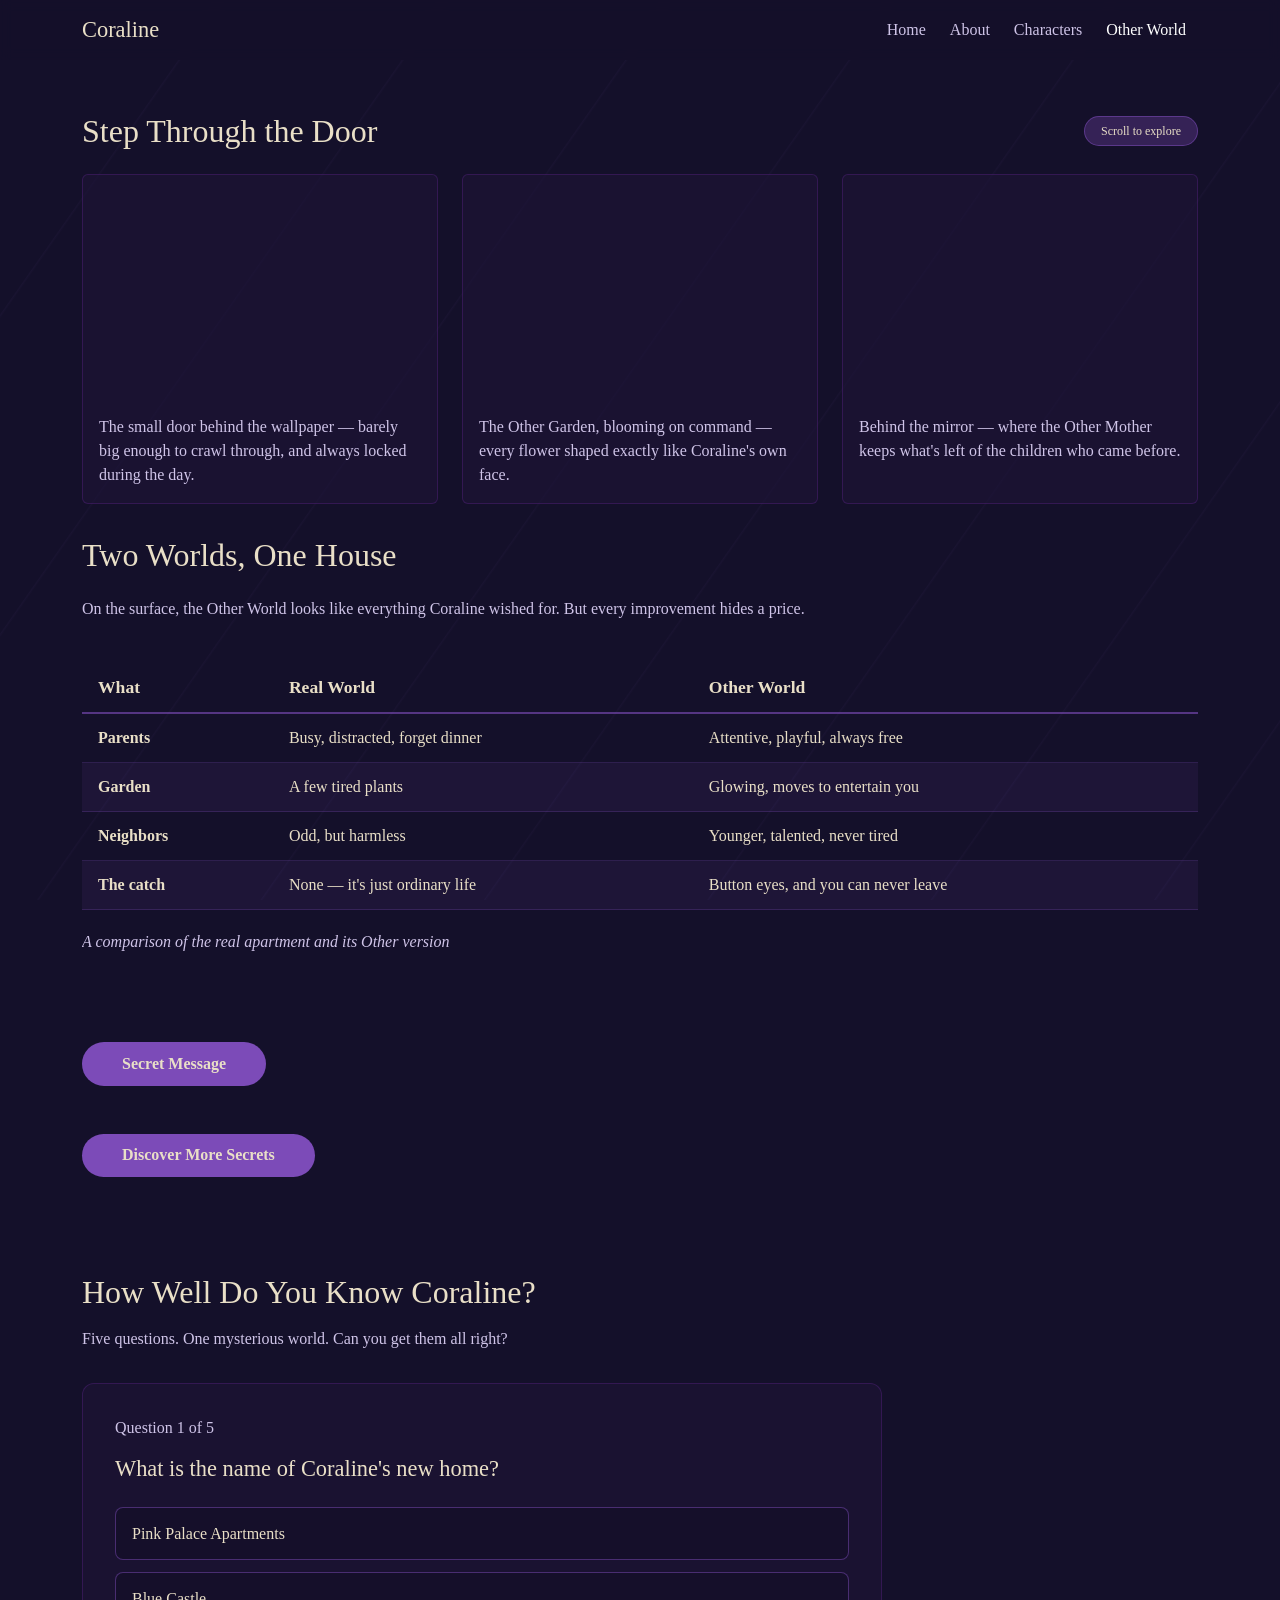
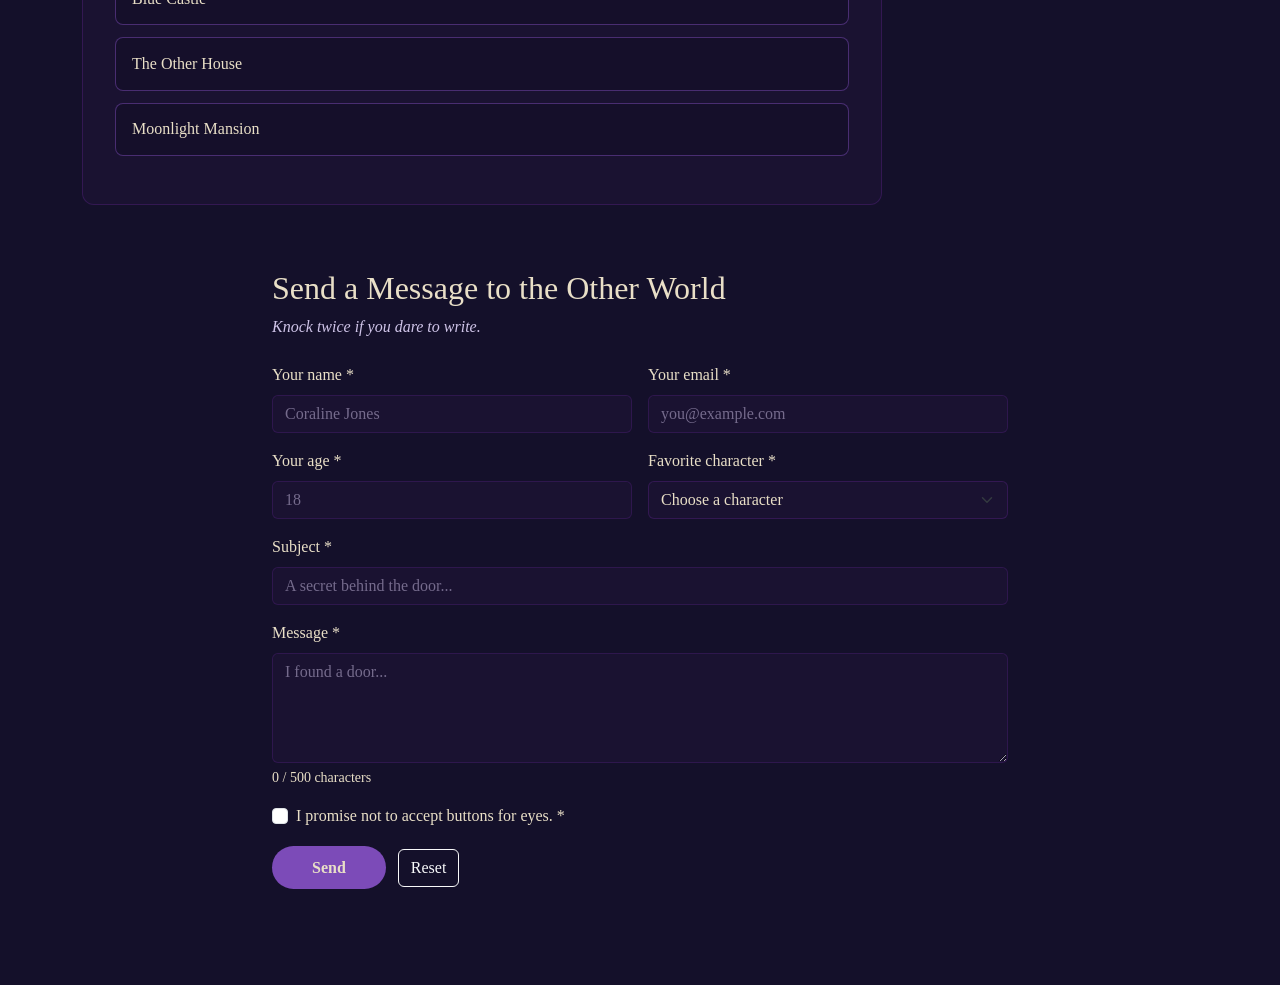
<file: world.html>
<!DOCTYPE html>
<html lang="en">
<head>
  <meta charset="UTF-8">
  <meta name="viewport" content="width=device-width, initial-scale=1.0">
  <title>Coraline — The Other World</title>

  <link href="https://cdn.jsdelivr.net/npm/bootstrap@5.3.3/dist/css/bootstrap.min.css" rel="stylesheet">
  <link rel="stylesheet" href="css/style.css">
</head>
<body>

  <nav class="navbar navbar-expand-lg navbar-dark fixed-top coraline-nav">
    <div class="container">
      <a class="navbar-brand" href="index.html">Coraline</a>
      <button class="navbar-toggler" type="button" data-bs-toggle="collapse" data-bs-target="#navMenu">
        <span class="navbar-toggler-icon"></span>
      </button>
      <div class="collapse navbar-collapse" id="navMenu">
        <ul class="navbar-nav ms-auto">
         <li class="nav-item"><a class="nav-link" href="index.html">Home</a></li>
          <li class="nav-item"><a class="nav-link" href="index.html#about">About</a></li>
          <li class="nav-item"><a class="nav-link" href="index.html#characters">Characters</a></li>
          <li class="nav-item"><a class="nav-link active" href="world.html">Other World</a></li>
        </ul>
      </div>
    </div>
  </nav>

  <section class="gallery-section" id="locations" style="padding-top: 7rem;">
    <div class="container">
      <div class="d-flex justify-content-between align-items-center mb-4">
        <h2 class="gallery-section__title">Step Through the Door</h2>
        <span class="badge rounded-pill gallery-section__badge d-none d-lg-inline-block">Scroll to explore</span>
      </div>
      <div class="row g-4">

        <div class="col-12 col-md-6 col-lg-4">
          <div class="card gallery-card">
            <video class="card-img-top" autoplay loop muted playsinline>
              <source src="media/дверььь.mp4" type="video/mp4">
            </video>
            <div class="card-body">
              <p class="card-text">The small door behind the wallpaper — barely big enough to crawl through, and always locked during the day.</p>
            </div>
          </div>
        </div>

        <div class="col-12 col-md-6 col-lg-4">
          <div class="card gallery-card">
            <video class="card-img-top" autoplay loop muted playsinline>
              <source src="media/гарден.mp4" type="video/mp4">
            </video>
            <div class="card-body">
              <p class="card-text">The Other Garden, blooming on command — every flower shaped exactly like Coraline's own face.</p>
            </div>
          </div>
        </div>

        <div class="col-12 col-md-6 col-lg-4">
          <div class="card gallery-card">
            <video class="card-img-top" autoplay loop muted playsinline>
              <source src="media/ужс.mp4" type="video/mp4">
            </video>
            <div class="card-body">
              <p class="card-text">Behind the mirror — where the Other Mother keeps what's left of the children who came before.</p>
            </div>
          </div>
        </div>

      </div>
    </div>
  </section>

  <section class="about-section" id="comparison">
    <div class="container">
      <h2 class="about-section__title">Two Worlds, One House</h2>
      <p class="about-section__text">On the surface, the Other World looks like everything Coraline wished for. But every improvement hides a price.</p>
             
<p class="d-md-none" style="color: #cfc4e8; font-size: 0.9rem;">
  Swipe left to see the Other World →
</p>

<div class="table-responsive">

              
            <table class="comparison-table">
           <caption>A comparison of the real apartment and its Other version</caption>
         <thead>
           <tr>
            <th scope="col">What</th>
            <th scope="col">Real World</th>
            <th scope="col">Other World</th>
          </tr>
        </thead>
        <tbody>
          <tr style="border-bottom: 1px solid rgba(150,90,220,0.2);">
            <th scope="row">Parents</th>
            <td>Busy, distracted, forget dinner</td>
            <td>Attentive, playful, always free</td>
          </tr>
          <tr style="border-bottom: 1px solid rgba(150,90,220,0.2);">
            <th scope="row">Garden</th>
            <td>A few tired plants</td>
            <td>Glowing, moves to entertain you</td>
          </tr>
          <tr style="border-bottom: 1px solid rgba(150,90,220,0.2);">
            <th scope="row">Neighbors</th>
            <td>Odd, but harmless</td>
            <td>Younger, talented, never tired</td>
          </tr>
          <tr>
            <th scope="row">The catch</th>
            <td>None — it's just ordinary life</td>
            <td>Button eyes, and you can never leave</td>
          </tr>
        </tbody>
      </table>
      </div>
    </div>
  </section>
 

<section class="secret-section">
  <div class="container">

    <button type="button"
            id="secretButton"
            class="btn contact-form__btn">
      Secret Message
    </button>

    <p id="secretMessage" class="secret-message" style="display: none;">
      Not every door should be opened.
      Be careful what you wish for...
    </p>

  </div>
</section>

<section class="secrets-info-section">
  <div class="container">

    <button type="button"
            id="secretsInfoButton"
            class="btn contact-form__btn"
            aria-expanded="false"
            aria-controls="secretsInfo">
      Discover More Secrets
    </button>

    <div id="secretsInfo" class="secrets-info" style="display: none;">
      <h3>The Other World's Secrets</h3>
      <p>
        The Other World seems perfect at first, but everything
        is controlled by the Other Mother.
      </p>
      <p>
        Coraline must find the ghost children's eyes
        and escape before the door closes forever.
      </p>
    </div>

  </div>
</section>



<section class="quiz-section" id="quiz">
  <div class="container">

    <h2 class="quiz-section__title">How Well Do You Know Coraline?</h2>
    <p class="quiz-section__subtitle">
      Five questions. One mysterious world. Can you get them all right?
    </p>

    <div class="quiz-box">

      <p id="quizProgress" class="quiz-progress">
        Question 1 of 5
      </p>

      <h3 id="quizQuestion" class="quiz-question">
        Your question will appear here.
      </h3>

      <div id="quizAnswers" class="quiz-answers">
      </div>

      <p id="quizFeedback" class="quiz-feedback" aria-live="polite"></p>

      <button
        type="button"
        id="quizNext"
        class="btn contact-form__btn mt-3"
        hidden
      >
        Next Question
      </button>

      <div id="quizResult" class="quiz-result" hidden>
        <h3>You've Reached the Other World!</h3>
        <p id="quizScore"></p>

        <button
          type="button"
          id="quizRestart"
          class="btn contact-form__btn"
        >
          Try Again
        </button>
      </div>

    </div>
  </div>
</section>


  <section class="contact-section" id="contact">
    <div class="container">
      <div class="row justify-content-center">
        <div class="col-12 col-lg-8">
          <h2 class="contact-section__title">Send a Message to the Other World</h2>
          <p class="contact-section__subtitle">Knock twice if you dare to write.</p>
          
<form class="contact-form mt-4" id="contactForm" novalidate>
  <div class="row g-3">

    <div class="col-12 col-md-6">
      <label for="name" class="form-label">Your name *</label>
      <input type="text" class="form-control" id="name"
             placeholder="Coraline Jones" required>
      <div class="invalid-feedback" id="nameError"></div>
    </div>

    <div class="col-12 col-md-6">
      <label for="email" class="form-label">Your email *</label>
      <input type="email" class="form-control" id="email"
             placeholder="you@example.com" required>
      <div class="invalid-feedback" id="emailError"></div>
    </div>

    <div class="col-12 col-md-6">
      <label for="age" class="form-label">Your age *</label>
      <input type="number" class="form-control" id="age"
             placeholder="18" required>
      <div class="invalid-feedback" id="ageError"></div>
    </div>

    <div class="col-12 col-md-6">
      <label for="character" class="form-label">Favorite character *</label>
      <select class="form-select" id="character" required>
        <option value="">Choose a character</option>
        <option value="Coraline">Coraline Jones</option>
        <option value="Wybie">Wybie Lovat</option>
        <option value="Cat">The Cat</option>
        <option value="Other Mother">The Other Mother</option>
      </select>
      <div class="invalid-feedback" id="characterError"></div>
    </div>

    <div class="col-12">
      <label for="subject" class="form-label">Subject *</label>
      <input type="text" class="form-control" id="subject"
             placeholder="A secret behind the door..." required>
      <div class="invalid-feedback" id="subjectError"></div>
    </div>

    <div class="col-12">
      <label for="message" class="form-label">Message *</label>
      <textarea class="form-control" id="message" rows="4"
                placeholder="I found a door..." required></textarea>
      <div class="invalid-feedback" id="messageError"></div>
      <small id="messageCounter" class="d-block mt-1">
        0 / 500 characters
      </small>
    </div>

    <div class="col-12">
      <div class="form-check">
        <input class="form-check-input" type="checkbox"
               id="agreement" required>
        <label class="form-check-label" for="agreement">
          I promise not to accept buttons for eyes. *
        </label>
        <div class="invalid-feedback" id="agreementError"></div>
      </div>
    </div>

    <div class="col-12">
      <button type="submit" class="btn contact-form__btn">
        Send
      </button>
      <button type="reset" class="btn btn-outline-light ms-2">
        Reset
      </button>
    </div>

    <div class="col-12">
      <div id="formSuccess" class="alert alert-success d-none"
           role="status"></div>
    </div>

  </div>
</form>

        </div>
      </div>
    </div>
  </section>
  <script src="https://cdn.jsdelivr.net/npm/bootstrap@5.3.3/dist/js/bootstrap.bundle.min.js"></script>
  <script src="https://code.jquery.com/jquery-3.7.1.min.js"></script>
  <script src="js/form.js"></script>
  <script src="js/quiz.js"></script>
  <script src="js/effects.js"></script>
</body>
</html>
</file>
<file: css/style.css>
html {
  scroll-behavior: smooth;
}
* {
  box-sizing: border-box;
}

body {
  margin: 0;
  font-family: 'Georgia', serif;
}


.hero {
  position: relative;
  height: 100vh;
  overflow: hidden;
  display: flex;
  align-items: center;
  justify-content: center;
}

.hero__video {
  position: absolute;
  top: 50%;
  left: 50%;
  min-width: 100%;
  min-height: 100%;
  width: auto;
  height: auto;
  transform: translate(-50%, -50%);
  object-fit: cover;
}

.hero__overlay {
  position: absolute;
  top: 0;
  left: 0;
  width: 100%;
  height: 100%;
  background-color: rgba(10, 5, 30, 0.45);
}

.hero__content {
  position: relative;
  z-index: 1;
  text-align: center;
    color: #e9dfc7;
  padding: 1.5rem;
}

.hero__subtitle {
  font-family: "IM Fell English", serif;
  font-size: 1.25rem;
  margin-bottom: 2rem;
  text-shadow: 0 2px 8px rgba(0, 0, 0, 0.6);
}

.hero__btn {
  padding: 0.75rem 2rem;
  border-radius: 999px;
  font-weight: 600;
}

/*Надпись Коралина*/
.hero__title {
    font-family: "IM Fell English", serif;
    font-size: 48px;
    font-weight: 400;
    letter-spacing: -2px;
    color: #e9dfc7;
    text-shadow:
        2px 2px 0 #171717,
        -1px -1px 0 #171717;
    transform: rotate(-2deg);
}

@media (min-width: 37.5rem) {
  .hero__title {
    font-size: 100px;
  }
}

/* Пуговица*/
.button-letter {
  display: inline-block;
  position: relative;
  width: 0.56em;
  height: 0.56em;
  margin: 0 0.04em;
  vertical-align: 0.04em;
  background-color: #1c1b4d;
  border-radius: 50%;
  box-shadow:
    inset 0 0.03em 0.05em rgba(0, 0, 0, 0.5),
    0 0.02em 0.04em rgba(0, 0, 0, 0.35);
}

.button-letter .hole {
  position: absolute;
  width: 0.09em;
  height: 0.09em;
  background-color: #f1e9d2;
  border-radius: 50%;
}

.button-letter .hole--tl { top: 28%; left: 28%; }
.button-letter .hole--tr { top: 28%; left: 63%; }
.button-letter .hole--bl { top: 63%; left: 28%; }
.button-letter .hole--br { top: 63%; left: 63%; }

.hero__btn {
  padding: 0.75rem 2rem;
  border-radius: 999px;
  font-weight: 600;
  font-family: "IM Fell English", serif;
  font-size: 1.1rem;
  background-color: rgba(20, 8, 35, 0.65);
  color: #e9dfc7;
  border: 1px solid rgba(110, 40, 160, 0.3);
  backdrop-filter: blur(4px);
  box-shadow: 0 2px 8px rgba(0, 0, 0, 0.5);
  text-decoration: none;
  display: inline-block;
  transition: all 0.3s ease;
}

.hero__btn:hover {
  background-color: rgba(35, 12, 58, 0.85);
  border-color: rgba(110, 40, 160, 0.5);
  color: #f1e9d2;
  box-shadow: 0 2px 10px rgba(0, 0, 0, 0.6);
}


.characters {
  padding: 4rem 1.5rem;
  background-color: #14102a;
  color: #e9dfc7;
}

.characters {
  position: relative;
  padding: 4rem 1.5rem;
  background-color: #14102a;
  background-image:
    linear-gradient(115deg, transparent 48%, rgba(150, 90, 220, 0.15) 49%, rgba(150, 90, 220, 0.15) 50%, transparent 51%),
    linear-gradient(25deg, transparent 48%, rgba(100, 120, 220, 0.12) 49%, rgba(100, 120, 220, 0.12) 50%, transparent 51%),
    linear-gradient(70deg, transparent 48%, rgba(150, 90, 220, 0.1) 49%, rgba(150, 90, 220, 0.1) 50%, transparent 51%);
  background-size: 18rem 18rem, 24rem 24rem, 14rem 14rem;
  color: #e9dfc7;
}
 
.characters__title {
  text-align: center;
  font-size: 1.75rem;
  margin-bottom: 2rem;
}

.characters__grid {
  display: grid;
  grid-template-columns: 1fr;
  gap: 1.5rem;
  max-width: 75rem;
  margin: 0 auto;
}

.char-card {
  background-color: rgba(30, 20, 55, 0.6);
  border: 1px solid rgba(110, 40, 160, 0.3);
  border-radius: 0.75rem;
  padding: 1.25rem;
  text-align: center;
}

.char-card__img {
  width: 100%;
  height: 16rem;
  object-fit: contain;
  border-radius: 1rem;
  margin-bottom: 1rem;
}

.char-card__name {
  font-size: 1.1rem;
  margin-bottom: 0.5rem;
}

.char-card__desc {
  font-size: 0.9rem;
  line-height: 1.5;
  color: #cfc4e8;
}

@media (min-width: 48rem) {
  .characters__grid {
    grid-template-columns: repeat(2, 1fr);
  }

  .characters__title {
    font-size: 2.25rem;
    text-align: left;
    max-width: 75rem;
    margin: 0 auto 2.5rem;
  }
}

@media (min-width: 75rem) {
  .characters__grid {
    grid-template-columns: repeat(4, 1fr);
  }
}


.coraline-nav {
  background-color: rgba(20, 16, 42, 0.85);
  backdrop-filter: blur(6px);
}

.coraline-nav .navbar-brand {
  font-family: 'IM Fell English', serif;
  font-size: 1.4rem;
  color: #e9dfc7;
}

.coraline-nav .nav-link {
  color: #cfc4e8;
  margin: 0 0.25rem;
}

.coraline-nav .nav-link:hover {
  color: #e9dfc7;
}


.about-section {
  background-color: #14102a;
  color: #e9dfc7;
  padding-top: 2rem;
  padding-bottom: 3rem;
}

.about-section__title {
  font-family: 'IM Fell English', serif;
  font-size: 2rem;
  margin-bottom: 1.25rem;
}

.about-section__text {
  color: #cfc4e8;
  line-height: 1.7;
  margin-bottom: 1rem;
}

.about-section__img {
  width: 100%;
  border-radius: 0.75rem;
  box-shadow: 0 0 2rem rgba(0, 0, 0, 0.5);
}


.gallery-section {
  background-color: #14102a;
  color: #e9dfc7;
}

.gallery-section__title {
  font-family: 'IM Fell English', serif;
  font-size: 2rem;
  margin: 0;
}

.gallery-section__badge {
  background-color: rgba(150, 90, 220, 0.25);
  color: #e9dfc7;
  border: 1px solid rgba(150, 90, 220, 0.4);
  font-weight: 400;
  padding: 0.5rem 1rem;
}


.gallery-card {
  background-color: rgba(30, 20, 55, 0.6);
  border: 1px solid rgba(110, 40, 160, 0.3);
  overflow: hidden;
  height: 100%;
  display: flex;
  flex-direction: column;
}

.gallery-card .card-body {
  flex: 1;
}


.gallery-card .card-img-top {
  height: 14rem;
  object-fit: cover;
}

.gallery-card .card-text {
  color: #cfc4e8;
}



.contact-section {
  background-color: #14102a;
  color: #e9dfc7;
  padding-bottom: 5rem;
}

.contact-section__title {
  font-family: 'IM Fell English', serif;
  font-size: 2rem;
  margin-bottom: 0.5rem;
}

.contact-section__subtitle {
  color: #cfc4e8;
  font-style: italic;
  margin-bottom: 0;
}

.contact-form .form-label {
  color: #e9dfc7;
}

.contact-form .form-control {
  background-color: rgba(30, 20, 55, 0.6);
  border: 1px solid rgba(110, 40, 160, 0.3);
  color: #e9dfc7;
}

.contact-form .form-control:focus {
  background-color: rgba(30, 20, 55, 0.8);
  border-color: rgba(150, 90, 220, 0.6);
  color: #e9dfc7;
  box-shadow: 0 0 0 0.2rem rgba(150, 90, 220, 0.2);
}

.contact-form .form-control::placeholder {
  color: rgba(207, 196, 232, 0.5);
}

.contact-form__btn {
  padding: 0.6rem 2.5rem;
  border-radius: 999px;
  font-weight: 600;
  background-color: rgba(150, 90, 220, 0.8);
  color: #e9dfc7;
  border: none;
  transition: all 0.3s ease;
}

.contact-form__btn:hover {
  background-color: rgba(150, 90, 220, 1);
}

.comparison-table {
  width: 100%;
  border-collapse: collapse;
  margin-top: 1.5rem;
}

.comparison-table caption {
  caption-side: bottom;
  color: #cfc4e8;
  font-style: italic;
  margin-top: 0.75rem;
  text-align: left;
}

.comparison-table th,
.comparison-table td {
  padding: 0.75rem 1rem;
  text-align: left;
}

.comparison-table thead th {
  color: #e9dfc7;
  font-family: 'IM Fell English', serif;
  font-size: 1.1rem;
  border-bottom: 2px solid rgba(150, 90, 220, 0.5);
}

.comparison-table tbody th {
  color: #e9dfc7;
  font-weight: 600;
}

.comparison-table tbody td {
  color: #e9dfc7;
}

.comparison-table tbody tr {
  border-bottom: 1px solid rgba(150, 90, 220, 0.2);
}

.comparison-table tbody tr:nth-child(even) {
  background-color: rgba(150, 90, 220, 0.07);
}

.contact-form .form-select {
  background-color: rgba(30, 20, 55, 0.6);
  border: 1px solid rgba(110, 40, 160, 0.3);
  color: #e9dfc7;
}

.contact-form .form-select:focus {
  background-color: rgba(30, 20, 55, 0.8);
  border-color: rgba(150, 90, 220, 0.6);
  color: #e9dfc7;
  box-shadow: 0 0 0 0.2rem rgba(150, 90, 220, 0.2);
}

.contact-form .form-select option {
  background-color: #14102a;
  color: #e9dfc7;
}

.characters__search {
  max-width: 75rem;
  margin: 0 auto 2rem;
}

.characters__search .form-label {
  color: #e9dfc7;
  font-size: 1rem;
}

.characters__search .form-control {
  max-width: 420px;
  background-color: rgba(30, 20, 55, 0.6);
  border: 1px solid rgba(110, 40, 160, 0.3);
  color: #e9dfc7;
  padding: 0.75rem 1rem;
}

.characters__search .form-control:focus {
  background-color: rgba(30, 20, 55, 0.8);
  border-color: rgba(150, 90, 220, 0.6);
  color: #e9dfc7;
  box-shadow: 0 0 0 0.2rem rgba(150, 90, 220, 0.2);
}

.characters__search .form-control::placeholder {
  color: #a99bc8;
}

#characterCount {
  color: #cfc4e8;
}


.characters__search .form-select {
  max-width: 420px;
  background-color: rgba(30, 20, 55, 0.6);
  border: 1px solid rgba(110, 40, 160, 0.3);
  color: #e9dfc7;
  padding: 0.75rem 1rem;
}

.characters__search .form-select:focus {
  background-color: rgba(30, 20, 55, 0.8);
  border-color: rgba(150, 90, 220, 0.6);
  color: #e9dfc7;
  box-shadow: 0 0 0 0.2rem rgba(150, 90, 220, 0.2);
}

.characters__search .form-select option {
  background-color: #14102a;
  color: #e9dfc7;
}


.quiz-section {
  background-color: #14102a;
  color: #e9dfc7;
  padding: 4rem 0;
}

.quiz-section__title {
  font-family: 'IM Fell English', Georgia, serif;
  font-size: 2rem;
  margin-bottom: 1rem;
}

.quiz-section__subtitle {
  color: #cfc4e8;
  margin-bottom: 2rem;
}

.quiz-box {
  max-width: 800px;
  padding: 2rem;
  background-color: rgba(30, 20, 55, 0.6);
  border: 1px solid rgba(110, 40, 160, 0.3);
  border-radius: 0.75rem;
}

.quiz-progress {
  color: #cfc4e8;
  margin-bottom: 1rem;
}

.quiz-question {
  font-family: Georgia, serif;
  font-size: 1.4rem;
  margin-bottom: 1.5rem;
}

.quiz-answers {
  display: grid;
  gap: 0.75rem;
}

.quiz-answer {
  background-color: rgba(20, 16, 42, 0.8);
  color: #e9dfc7;
  border: 1px solid rgba(150, 90, 220, 0.4);
  border-radius: 0.5rem;
  padding: 0.85rem 1rem;
  text-align: left;
  font-family: Georgia, serif;
  cursor: pointer;
}

.quiz-answer:hover {
  background-color: rgba(150, 90, 220, 0.2);
}

.quiz-answer:focus-visible {
  outline: 2px solid #e9dfc7;
  outline-offset: 3px;
}

.quiz-answer:disabled {
  cursor: default;
}

.quiz-answer.correct {
  border-color: #75bb91;
  background-color: rgba(50, 120, 75, 0.25);
}

.quiz-answer.incorrect {
  border-color: #d88a9a;
  background-color: rgba(140, 50, 75, 0.25);
}

.quiz-feedback {
  margin-top: 1rem;
  color: #e9dfc7;
}

.quiz-result {
  margin-top: 1.5rem;
}

@media (max-width: 767px) {
  .quiz-box {
    padding: 1.25rem;
  }

  .quiz-question {
    font-size: 1.2rem;
  }
}


.secret-section {
  background-color: #14102a;
  padding: 2rem 0;
}

.secret-message {
  margin-top: 1.5rem;
  padding: 1.25rem;
  max-width: 800px;
  color: #e9dfc7;
  background-color: rgba(30, 20, 55, 0.6);
  border: 1px solid rgba(110, 40, 160, 0.3);
  border-radius: 0.75rem;
  font-family: Georgia, serif;
  font-size: 1rem;
  line-height: 1.6;
}



.secrets-info-section {
  background-color: #14102a;
  padding: 1rem 0 2rem;
}

.secrets-info {
  max-width: 800px;
  margin-top: 1.5rem;
  padding: 1.5rem;
  background-color: rgba(30, 20, 55, 0.6);
  border: 1px solid rgba(110, 40, 160, 0.3);
  border-radius: 0.75rem;
  color: #e9dfc7;
}

.secrets-info h3 {
  font-family: Georgia, serif;
  font-size: 1.4rem;
  margin-bottom: 1rem;
}

.secrets-info p {
  color: #cfc4e8;
  line-height: 1.6;
}



body:has(.gallery-section) {
  background-color: #14102a;
  background-image:
    repeating-linear-gradient(
      125deg,
      transparent 0px,
      transparent 180px,
      rgba(140, 95, 200, 0.045) 181px,
      transparent 183px
    );
  background-attachment: fixed;
}

body:has(.gallery-section) .gallery-section,
body:has(.gallery-section) .about-section,
body:has(.gallery-section) .secret-section,
body:has(.gallery-section) .secrets-info-section,
body:has(.gallery-section) .quiz-section,
body:has(.gallery-section) .contact-section {
  background-color: transparent;
  background-image: none;
}




/* Continuous background for Home page */

body:has(.hero) {
  background-color: #14102a;
  background-image:
    repeating-linear-gradient(
      125deg,
      transparent 0px,
      transparent 180px,
      rgba(140, 95, 200, 0.045) 181px,
      transparent 183px
    );
  background-attachment: fixed;
}

/* Same background through About and Characters */
body:has(.hero) .about-section,
body:has(.hero) .characters {
  background-color: transparent;
  background-image: none;
}


/* Comfortable table on mobile */

@media (max-width: 575px) {
  .table-responsive {
    overflow-x: auto;
    -webkit-overflow-scrolling: touch;
  }

  .comparison-table {
    min-width: 620px;
  }

  .comparison-table th,
  .comparison-table td {
    padding: 1rem;
    line-height: 1.6;
  }
}

/* Mobile table scrolling fix */

@media (max-width: 575px) {
  .about-section .container {
    min-width: 0;
  }

  .about-section .table-responsive {
    display: block;
    width: 100%;
    max-width: 100%;
    overflow-x: auto;
    overflow-y: hidden;
    -webkit-overflow-scrolling: touch;
  }

  .about-section .comparison-table {
    width: 620px;
    min-width: 620px;
    margin-top: 1.5rem;
  }
}
@media (max-width: 767px) {
  .comparison-table {
    min-width: 650px;
  }
}
</file>
